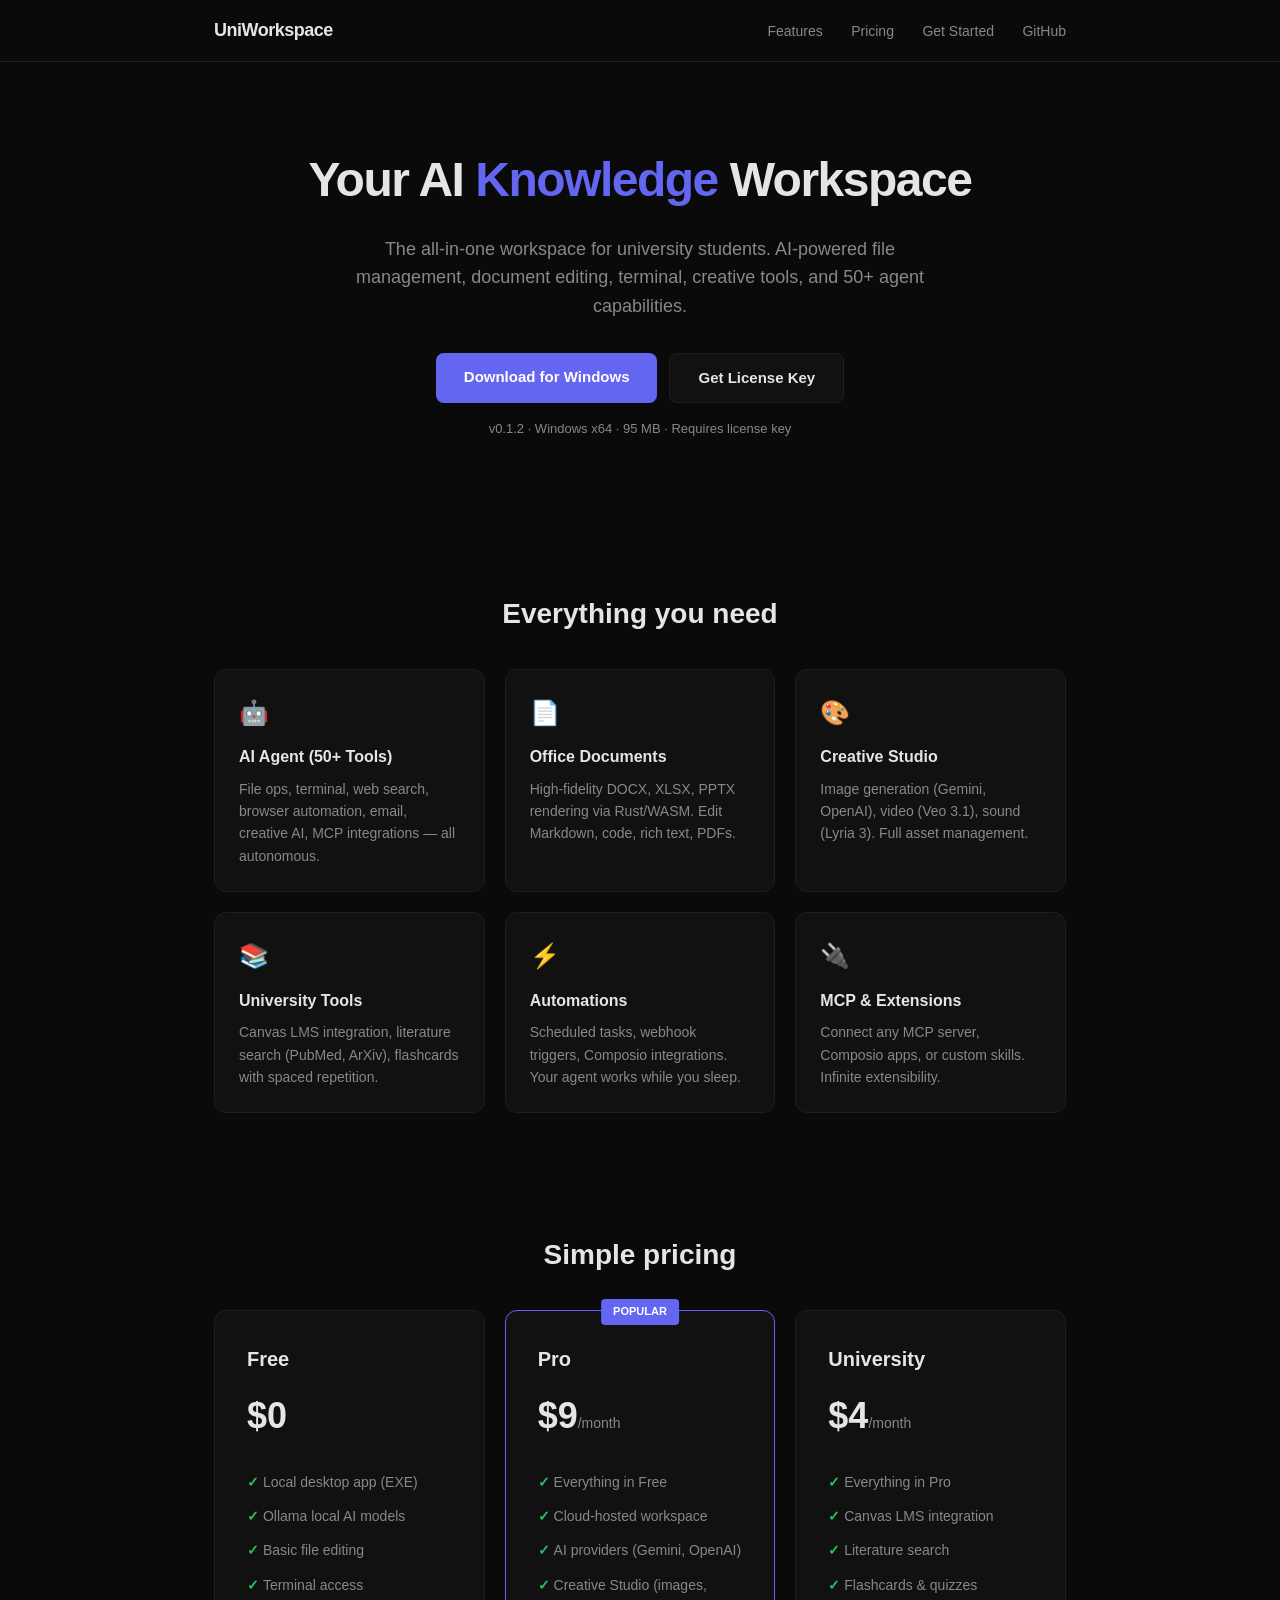
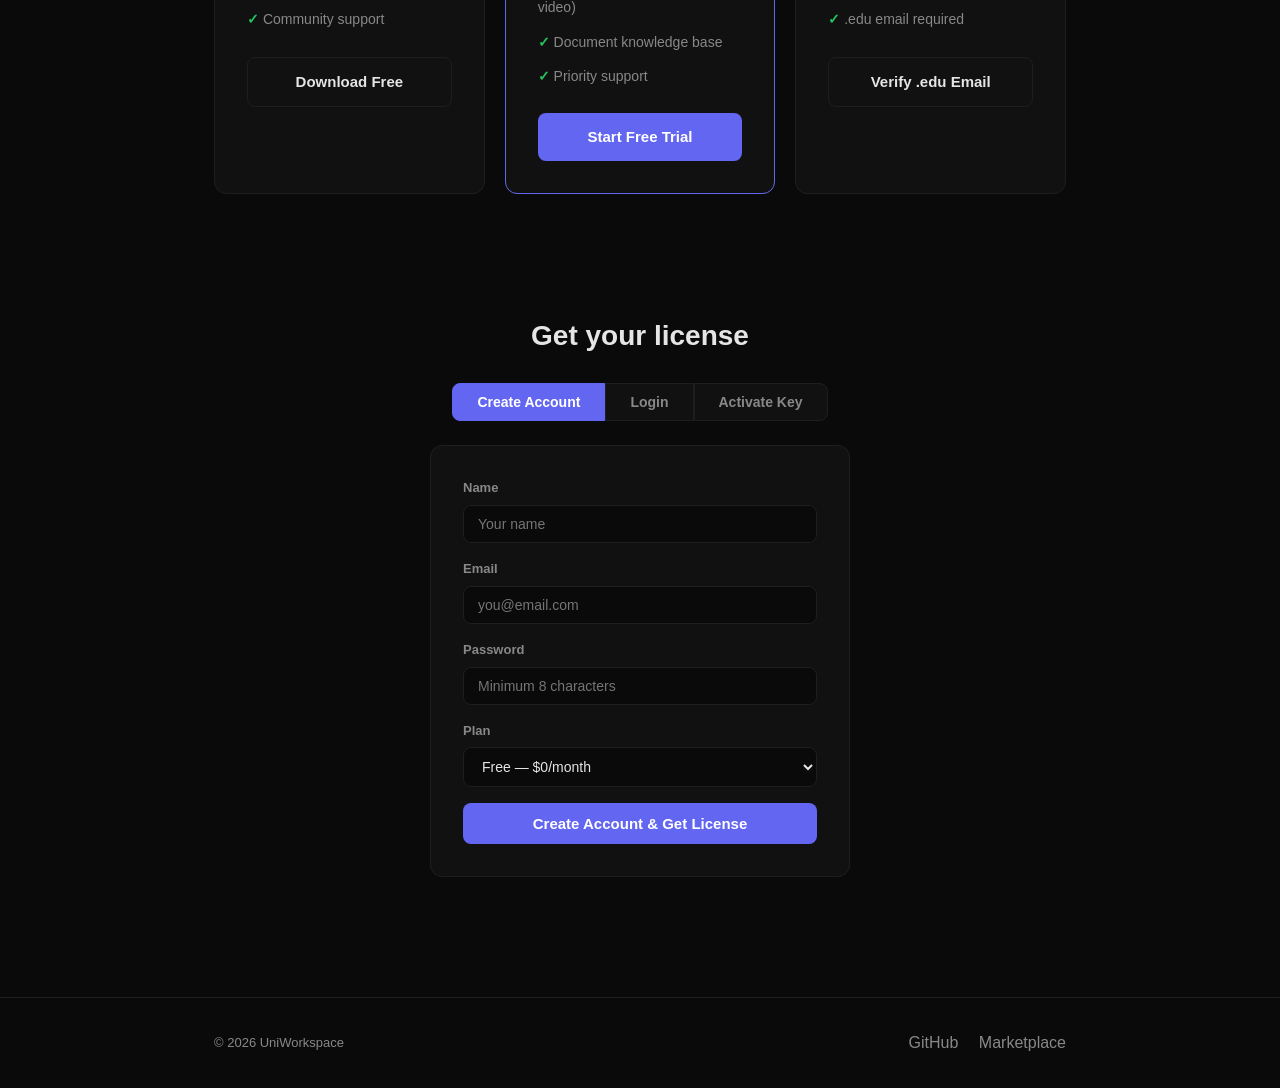
<file: uniworkspace.html>
<!DOCTYPE html>
<html lang="en">
<head>
  <meta charset="UTF-8">
  <meta name="viewport" content="width=device-width, initial-scale=1.0">
  <title>UniWorkspace — AI Knowledge Workspace</title>
  <style>
    :root {
      --bg: #0a0a0a;
      --surface: #111111;
      --border: #1e1e1e;
      --text: #e5e5e5;
      --muted: #888;
      --accent: #6366f1;
      --accent-hover: #818cf8;
      --green: #22c55e;
      --red: #ef4444;
    }
    * { margin: 0; padding: 0; box-sizing: border-box; }
    body { font-family: -apple-system, BlinkMacSystemFont, 'Segoe UI', sans-serif; background: var(--bg); color: var(--text); line-height: 1.6; }
    .container { max-width: 900px; margin: 0 auto; padding: 0 24px; }

    /* Nav */
    nav { border-bottom: 1px solid var(--border); padding: 16px 0; }
    nav .container { display: flex; justify-content: space-between; align-items: center; }
    .nav-brand { font-weight: 700; font-size: 18px; letter-spacing: -0.5px; }
    .nav-links a { color: var(--muted); text-decoration: none; margin-left: 24px; font-size: 14px; transition: color 0.2s; }
    .nav-links a:hover { color: var(--text); }

    /* Hero */
    .hero { padding: 80px 0 60px; text-align: center; }
    .hero h1 { font-size: 48px; font-weight: 800; letter-spacing: -1.5px; margin-bottom: 16px; }
    .hero h1 span { color: var(--accent); }
    .hero p { font-size: 18px; color: var(--muted); max-width: 600px; margin: 0 auto 32px; }
    .hero-buttons { display: flex; gap: 12px; justify-content: center; flex-wrap: wrap; }
    .btn { padding: 12px 28px; border-radius: 8px; font-size: 15px; font-weight: 600; text-decoration: none; transition: all 0.2s; cursor: pointer; border: none; }
    .btn-primary { background: var(--accent); color: white; }
    .btn-primary:hover { background: var(--accent-hover); }
    .btn-secondary { background: var(--surface); color: var(--text); border: 1px solid var(--border); }
    .btn-secondary:hover { border-color: var(--accent); }

    /* Features */
    .features { padding: 60px 0; }
    .features h2 { font-size: 28px; font-weight: 700; margin-bottom: 32px; text-align: center; }
    .feature-grid { display: grid; grid-template-columns: repeat(auto-fit, minmax(250px, 1fr)); gap: 20px; }
    .feature-card { background: var(--surface); border: 1px solid var(--border); border-radius: 12px; padding: 24px; }
    .feature-card h3 { font-size: 16px; margin-bottom: 8px; }
    .feature-card p { font-size: 14px; color: var(--muted); }
    .feature-icon { font-size: 24px; margin-bottom: 12px; }

    /* Pricing */
    .pricing { padding: 60px 0; }
    .pricing h2 { font-size: 28px; font-weight: 700; margin-bottom: 32px; text-align: center; }
    .pricing-grid { display: grid; grid-template-columns: repeat(auto-fit, minmax(260px, 1fr)); gap: 20px; }
    .price-card { background: var(--surface); border: 1px solid var(--border); border-radius: 12px; padding: 32px; position: relative; }
    .price-card.popular { border-color: var(--accent); }
    .price-card.popular::before { content: 'POPULAR'; position: absolute; top: -12px; left: 50%; transform: translateX(-50%); background: var(--accent); color: white; font-size: 11px; font-weight: 700; padding: 4px 12px; border-radius: 4px; }
    .price-card h3 { font-size: 20px; margin-bottom: 4px; }
    .price-card .price { font-size: 36px; font-weight: 800; margin: 12px 0; }
    .price-card .price span { font-size: 14px; font-weight: 400; color: var(--muted); }
    .price-card ul { list-style: none; margin: 20px 0; }
    .price-card ul li { padding: 6px 0; font-size: 14px; color: var(--muted); }
    .price-card ul li::before { content: '✓ '; color: var(--green); font-weight: 700; }
    .price-card .btn { width: 100%; text-align: center; display: block; }

    /* Auth Section */
    .auth-section { padding: 60px 0; }
    .auth-tabs { display: flex; gap: 0; margin-bottom: 24px; justify-content: center; }
    .auth-tab { padding: 10px 24px; background: var(--surface); border: 1px solid var(--border); color: var(--muted); cursor: pointer; font-size: 14px; font-weight: 600; transition: all 0.2s; }
    .auth-tab:first-child { border-radius: 8px 0 0 8px; }
    .auth-tab:last-child { border-radius: 0 8px 8px 0; }
    .auth-tab.active { background: var(--accent); color: white; border-color: var(--accent); }
    .auth-form { background: var(--surface); border: 1px solid var(--border); border-radius: 12px; padding: 32px; max-width: 420px; margin: 0 auto; }
    .auth-form.hidden { display: none; }
    .form-group { margin-bottom: 16px; }
    .form-group label { display: block; font-size: 13px; font-weight: 600; margin-bottom: 6px; color: var(--muted); }
    .form-group input { width: 100%; padding: 10px 14px; background: var(--bg); border: 1px solid var(--border); border-radius: 8px; color: var(--text); font-size: 14px; outline: none; transition: border 0.2s; }
    .form-group input:focus { border-color: var(--accent); }
    .form-error { color: var(--red); font-size: 12px; margin-top: 4px; display: none; }
    .form-success { color: var(--green); font-size: 13px; margin-top: 12px; display: none; text-align: center; }

    /* License Key Display */
    .license-display { background: var(--bg); border: 1px solid var(--border); border-radius: 8px; padding: 16px; margin-top: 16px; display: none; }
    .license-display.visible { display: block; }
    .license-key { font-family: monospace; font-size: 14px; word-break: break-all; color: var(--green); background: var(--bg); padding: 12px; border-radius: 6px; border: 1px solid var(--border); }
    .license-actions { display: flex; gap: 8px; margin-top: 12px; }
    .license-actions .btn { padding: 8px 16px; font-size: 13px; }

    /* Footer */
    footer { border-top: 1px solid var(--border); padding: 32px 0; margin-top: 60px; }
    footer .container { display: flex; justify-content: space-between; align-items: center; }
    footer p { font-size: 13px; color: var(--muted); }
    footer a { color: var(--muted); text-decoration: none; }
    footer a:hover { color: var(--text); }

    @media (max-width: 640px) {
      .hero h1 { font-size: 32px; }
      .pricing-grid { grid-template-columns: 1fr; }
    }
  </style>
</head>
<body>

  <nav>
    <div class="container">
      <div class="nav-brand">UniWorkspace</div>
      <div class="nav-links">
        <a href="#features">Features</a>
        <a href="#pricing">Pricing</a>
        <a href="#auth">Get Started</a>
        <a href="https://github.com/mtenacious/UniWorkspace" target="_blank">GitHub</a>
      </div>
    </div>
  </nav>

  <section class="hero">
    <div class="container">
      <h1>Your AI <span>Knowledge</span> Workspace</h1>
      <p>The all-in-one workspace for university students. AI-powered file management, document editing, terminal, creative tools, and 50+ agent capabilities.</p>
      <div class="hero-buttons">
        <a href="https://github.com/mtenacious/UniWorkspace/releases/latest/download/UniWorkspace-0.1.2-win-x64.exe" class="btn btn-primary">Download for Windows</a>
        <a href="#auth" class="btn btn-secondary">Get License Key</a>
      </div>
      <p style="font-size:13px; color:var(--muted); margin-top:16px;">v0.1.2 · Windows x64 · 95 MB · Requires license key</p>
    </div>
  </section>

  <section class="features" id="features">
    <div class="container">
      <h2>Everything you need</h2>
      <div class="feature-grid">
        <div class="feature-card">
          <div class="feature-icon">🤖</div>
          <h3>AI Agent (50+ Tools)</h3>
          <p>File ops, terminal, web search, browser automation, email, creative AI, MCP integrations — all autonomous.</p>
        </div>
        <div class="feature-card">
          <div class="feature-icon">📄</div>
          <h3>Office Documents</h3>
          <p>High-fidelity DOCX, XLSX, PPTX rendering via Rust/WASM. Edit Markdown, code, rich text, PDFs.</p>
        </div>
        <div class="feature-card">
          <div class="feature-icon">🎨</div>
          <h3>Creative Studio</h3>
          <p>Image generation (Gemini, OpenAI), video (Veo 3.1), sound (Lyria 3). Full asset management.</p>
        </div>
        <div class="feature-card">
          <div class="feature-icon">📚</div>
          <h3>University Tools</h3>
          <p>Canvas LMS integration, literature search (PubMed, ArXiv), flashcards with spaced repetition.</p>
        </div>
        <div class="feature-card">
          <div class="feature-icon">⚡</div>
          <h3>Automations</h3>
          <p>Scheduled tasks, webhook triggers, Composio integrations. Your agent works while you sleep.</p>
        </div>
        <div class="feature-card">
          <div class="feature-icon">🔌</div>
          <h3>MCP & Extensions</h3>
          <p>Connect any MCP server, Composio apps, or custom skills. Infinite extensibility.</p>
        </div>
      </div>
    </div>
  </section>

  <section class="pricing" id="pricing">
    <div class="container">
      <h2>Simple pricing</h2>
      <div class="pricing-grid">
        <div class="price-card">
          <h3>Free</h3>
          <div class="price">$0</div>
          <ul>
            <li>Local desktop app (EXE)</li>
            <li>Ollama local AI models</li>
            <li>Basic file editing</li>
            <li>Terminal access</li>
            <li>Community support</li>
          </ul>
          <a href="https://github.com/mtenacious/UniWorkspace/releases/latest/download/UniWorkspace-0.1.2-win-x64.exe" class="btn btn-secondary">Download Free</a>
        </div>
        <div class="price-card popular">
          <h3>Pro</h3>
          <div class="price">$9<span>/month</span></div>
          <ul>
            <li>Everything in Free</li>
            <li>Cloud-hosted workspace</li>
            <li>AI providers (Gemini, OpenAI)</li>
            <li>Creative Studio (images, video)</li>
            <li>Document knowledge base</li>
            <li>Priority support</li>
          </ul>
          <a href="#auth" class="btn btn-primary">Start Free Trial</a>
        </div>
        <div class="price-card">
          <h3>University</h3>
          <div class="price">$4<span>/month</span></div>
          <ul>
            <li>Everything in Pro</li>
            <li>Canvas LMS integration</li>
            <li>Literature search</li>
            <li>Flashcards & quizzes</li>
            <li>.edu email required</li>
          </ul>
          <a href="#auth" class="btn btn-secondary">Verify .edu Email</a>
        </div>
      </div>
    </div>
  </section>

  <section class="auth-section" id="auth">
    <div class="container">
      <h2 style="text-align:center; font-size:28px; font-weight:700; margin-bottom:24px;">Get your license</h2>
      <div class="auth-tabs">
        <button class="auth-tab active" onclick="showTab('register')">Create Account</button>
        <button class="auth-tab" onclick="showTab('login')">Login</button>
        <button class="auth-tab" onclick="showTab('activate')">Activate Key</button>
      </div>

      <!-- Register Form -->
      <div class="auth-form" id="form-register">
        <div class="form-group">
          <label>Name</label>
          <input type="text" id="reg-name" placeholder="Your name">
        </div>
        <div class="form-group">
          <label>Email</label>
          <input type="email" id="reg-email" placeholder="you@email.com">
          <div class="form-error" id="reg-email-error">Please enter a valid email</div>
        </div>
        <div class="form-group">
          <label>Password</label>
          <input type="password" id="reg-password" placeholder="Minimum 8 characters">
          <div class="form-error" id="reg-password-error">Password must be at least 8 characters</div>
        </div>
        <div class="form-group">
          <label>Plan</label>
          <select id="reg-plan" style="width:100%; padding:10px 14px; background:var(--bg); border:1px solid var(--border); border-radius:8px; color:var(--text); font-size:14px; outline:none;">
            <option value="free">Free — $0/month</option>
            <option value="pro">Pro — $9/month</option>
            <option value="university">University — $4/month (.edu required)</option>
          </select>
        </div>
        <button class="btn btn-primary" style="width:100%" onclick="register()">Create Account & Get License</button>
        <div class="form-success" id="reg-success"></div>
        <div class="license-display" id="reg-license">
          <p style="font-size:13px; color:var(--muted); margin-bottom:8px;">Your license key:</p>
          <div class="license-key" id="reg-license-key"></div>
          <div class="license-actions">
            <button class="btn btn-secondary" onclick="copyKey('reg-license-key')">Copy Key</button>
            <a href="https://github.com/mtenacious/UniWorkspace/releases" class="btn btn-primary" target="_blank">Download App</a>
          </div>
        </div>
      </div>

      <!-- Login Form -->
      <div class="auth-form hidden" id="form-login">
        <div class="form-group">
          <label>Email</label>
          <input type="email" id="login-email" placeholder="you@email.com">
        </div>
        <div class="form-group">
          <label>Password</label>
          <input type="password" id="login-password" placeholder="Your password">
        </div>
        <button class="btn btn-primary" style="width:100%" onclick="login()">Login</button>
        <div class="form-success" id="login-success"></div>
        <div class="license-display" id="login-license">
          <p style="font-size:13px; color:var(--muted); margin-bottom:8px;">Your license key:</p>
          <div class="license-key" id="login-license-key"></div>
          <div class="license-actions">
            <button class="btn btn-secondary" onclick="copyKey('login-license-key')">Copy Key</button>
          </div>
        </div>
      </div>

      <!-- Activate Form -->
      <div class="auth-form hidden" id="form-activate">
        <div class="form-group">
          <label>License Key</label>
          <input type="text" id="activate-key" placeholder="Paste your license key">
        </div>
        <button class="btn btn-primary" style="width:100%" onclick="activateKey()">Activate</button>
        <div class="form-success" id="activate-success"></div>
      </div>
    </div>
  </section>

  <footer>
    <div class="container">
      <p>&copy; 2026 UniWorkspace</p>
      <div>
        <a href="https://github.com/mtenacious/UniWorkspace" target="_blank" style="margin-right:16px">GitHub</a>
        <a href="https://github.com/mtenacious/uniworkspace-marketplace" target="_blank">Marketplace</a>
      </div>
    </div>
  </footer>

  <script>
    // Simple client-side license system
    // In production, this would call a backend API
    const STORAGE_KEY = 'uniworkspace_accounts';

    function getAccounts() {
      try { return JSON.parse(localStorage.getItem(STORAGE_KEY) || '{}'); } catch { return {}; }
    }

    function saveAccounts(accounts) {
      localStorage.setItem(STORAGE_KEY, JSON.stringify(accounts));
    }

    function generateLicenseKey(email, plan) {
      const data = email + ':' + plan + ':' + Date.now();
      let hash = 0;
      for (let i = 0; i < data.length; i++) {
        const char = data.charCodeAt(i);
        hash = ((hash << 5) - hash) + char;
        hash = hash & hash;
      }
      const hex = Math.abs(hash).toString(16).padStart(8, '0');
      const ts = Date.now().toString(36);
      const planCode = plan === 'free' ? 'FREE' : plan === 'pro' ? 'PRO' : 'UNI';
      const key = 'UW-' + planCode + '-' + hex + '-' + ts + '-' + hex.split('').reverse().join('');

      // Save to Supabase for server-side validation
      saveLicenseToServer(key, email, plan);

      return key;
    }

    // Supabase config
    const SUPABASE_URL = 'https://jcmesgaztghqkvpbzasi.supabase.co';
    const SUPABASE_KEY = 'eyJhbGciOiJIUzI1NiIsInR5cCI6IkpXVCJ9.eyJpc3MiOiJzdXBhYmFzZSIsInJlZiI6ImpjbWVzZ2F6dGdocWt2cGJ6YXNpIiwicm9sZSI6ImFub24iLCJpYXQiOjE3ODM2Nzg2NjksImV4cCI6MjA5OTI1NDY2OX0.21OweJkrzzQvrqSKSxfXTv_APAJsYOAj_l4ZFz0h6bM';

    async function saveLicenseToServer(key, email, plan) {
      try {
        await fetch(SUPABASE_URL + '/rest/v1/licenses', {
          method: 'POST',
          headers: {
            'Content-Type': 'application/json',
            'apikey': SUPABASE_KEY,
            'Authorization': 'Bearer ' + SUPABASE_KEY,
          },
          body: JSON.stringify({
            license_key: key,
            email: email,
            plan: plan,
            created_at: new Date().toISOString(),
            active: true,
          }),
        });
      } catch (err) {
        console.log('Server save failed (offline mode):', err);
      }
    }

    function showTab(tab) {
      document.querySelectorAll('.auth-tab').forEach(t => t.classList.remove('active'));
      document.querySelectorAll('.auth-form').forEach(f => f.classList.add('hidden'));
      event.target.classList.add('active');
      document.getElementById('form-' + tab).classList.remove('hidden');
    }

    function register() {
      const name = document.getElementById('reg-name').value.trim();
      const email = document.getElementById('reg-email').value.trim();
      const password = document.getElementById('reg-password').value;
      const plan = document.getElementById('reg-plan').value;

      // Validate
      let valid = true;
      if (!email.includes('@')) {
        document.getElementById('reg-email-error').style.display = 'block';
        valid = false;
      } else {
        document.getElementById('reg-email-error').style.display = 'none';
      }
      if (password.length < 8) {
        document.getElementById('reg-password-error').style.display = 'block';
        valid = false;
      } else {
        document.getElementById('reg-password-error').style.display = 'none';
      }
      if (!valid) return;

      if (plan === 'university' && !email.endsWith('.edu')) {
        alert('University plan requires a .edu email address');
        return;
      }

      const accounts = getAccounts();
      if (accounts[email]) {
        alert('Account already exists. Use login instead.');
        return;
      }

      const licenseKey = generateLicenseKey(email, plan);
      accounts[email] = { name, email, password: btoa(password), plan, licenseKey, created: new Date().toISOString() };
      saveAccounts(accounts);

      document.getElementById('reg-license-key').textContent = licenseKey;
      document.getElementById('reg-license').classList.add('visible');
      document.getElementById('reg-success').textContent = 'Account created! Copy your license key below.';
      document.getElementById('reg-success').style.display = 'block';
    }

    function login() {
      const email = document.getElementById('login-email').value.trim();
      const password = document.getElementById('login-password').value;
      const accounts = getAccounts();
      const account = accounts[email];

      if (!account || account.password !== btoa(password)) {
        alert('Invalid email or password');
        return;
      }

      document.getElementById('login-license-key').textContent = account.licenseKey;
      document.getElementById('login-license').classList.add('visible');
      document.getElementById('login-success').textContent = 'Welcome back, ' + account.name + '!';
      document.getElementById('login-success').style.display = 'block';
    }

    function activateKey() {
      const key = document.getElementById('activate-key').value.trim();
      if (!key.startsWith('UW-')) {
        alert('Invalid license key format');
        return;
      }
      document.getElementById('activate-success').textContent = 'License key activated! Paste it in UniWorkspace Settings > License.';
      document.getElementById('activate-success').style.display = 'block';
    }

    function copyKey(elementId) {
      const key = document.getElementById(elementId).textContent;
      navigator.clipboard.writeText(key).then(() => {
        alert('License key copied!');
      });
    }
  </script>

</body>
</html>
</file>
